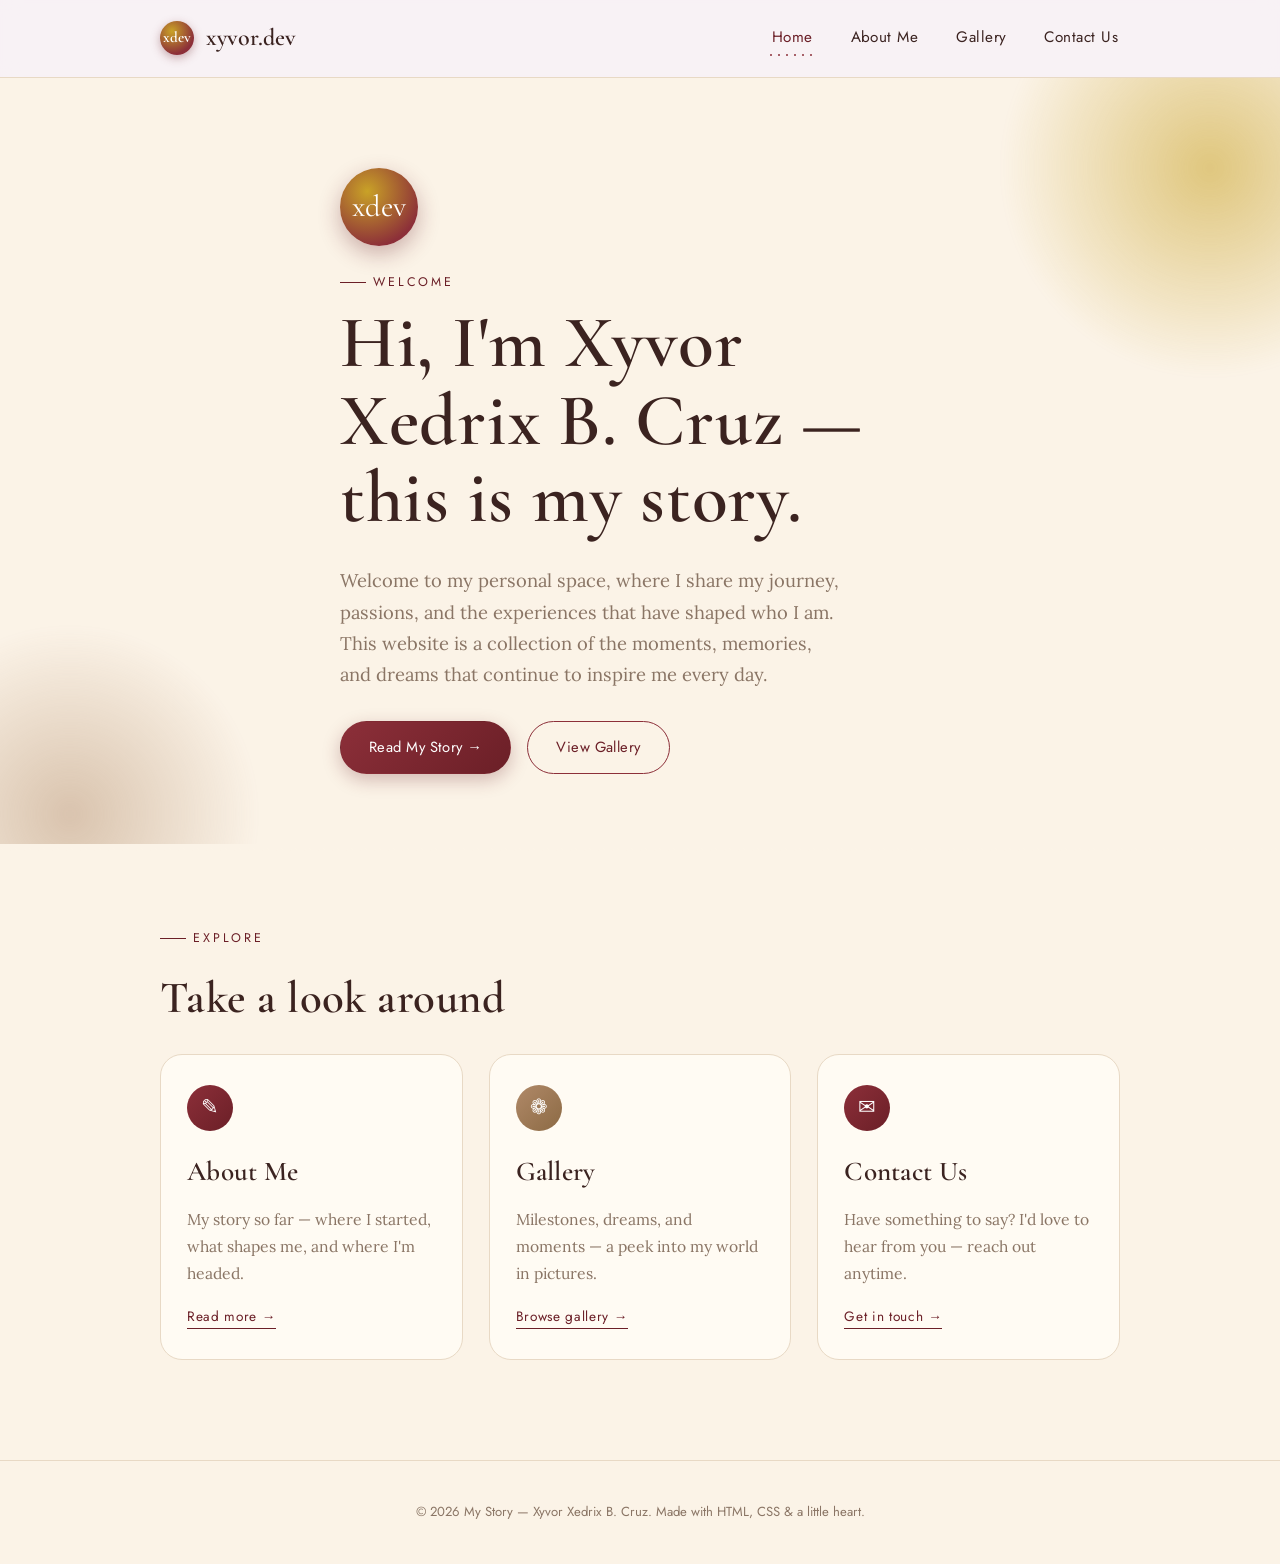
<file: index.html>
<!DOCTYPE html>
<html lang="en">
<head>
<meta charset="UTF-8">
<meta name="viewport" content="width=device-width, initial-scale=1.0">
<title>My Story — Personal Portfolio</title>
<link rel="stylesheet" href="style.css">
</head>
<body>

<header class="site-header">
  <nav class="nav">
    <a href="index.html" class="brand"><span class="seal">xdev</span> xyvor.dev</a>
    <button class="nav-toggle" aria-label="Toggle menu"><span></span><span></span><span></span></button>
    <ul class="nav-links">
      <li><a href="index.html" class="active">Home</a></li>
      <li><a href="about.html">About Me</a></li>
      <li><a href="gallery.html">Gallery</a></li>
      <li><a href="contact.html">Contact Us</a></li>
    </ul>
  </nav>
</header>

<section class="hero">
  <div class="container hero-inner">
    <div class="seal-lg">xdev</div>
    <p class="eyebrow">Welcome</p>
    <h1>Hi, I'm Xyvor Xedrix B. Cruz —<br>this is my story.</h1>
    <p class="tagline">Welcome to my personal space, where I share my journey, passions, and the experiences that have shaped who I am. This website is a collection of the moments, memories, and dreams that continue to inspire me every day.</p>
    <div class="hero-actions">
      <a href="about.html" class="btn btn-primary">Read My Story →</a>
      <a href="gallery.html" class="btn btn-outline">View Gallery</a>
    </div>
  </div>
</section>

<div class="divider-scallop"></div>

<section class="teasers">
  <div class="container">
    <p class="eyebrow">Explore</p>
    <h2>Take a look around</h2>
    <div class="teaser-grid">

      <div class="teaser-card">
        <div class="icon" style="background:linear-gradient(135deg, var(--lavender), var(--lavender-deep));">✎</div>
        <h3>About Me</h3>
        <p>My story so far — where I started, what shapes me, and where I'm headed.</p>
        <a href="about.html">Read more →</a>
      </div>

      <div class="teaser-card">
        <div class="icon" style="background:linear-gradient(135deg, var(--sage), #8C6A44);">❁</div>
        <h3>Gallery</h3>
        <p>Milestones, dreams, and moments — a peek into my world in pictures.</p>
        <a href="gallery.html">Browse gallery →</a>
      </div>

      <div class="teaser-card">
        <div class="icon" style="background:linear-gradient(135deg, var(--lavender), var(--lavender-deep));">✉</div>
        <h3>Contact Us</h3>
        <p>Have something to say? I'd love to hear from you — reach out anytime.</p>
        <a href="contact.html">Get in touch →</a>
      </div>

    </div>
  </div>
</section>

<footer>
  <div class="container">
    <p>© 2026 My Story — Xyvor Xedrix B. Cruz. Made with HTML, CSS &amp; a little heart.</p>
  </div>
</footer>

<script src="script.js"></script>
</body>
</html>
</file>
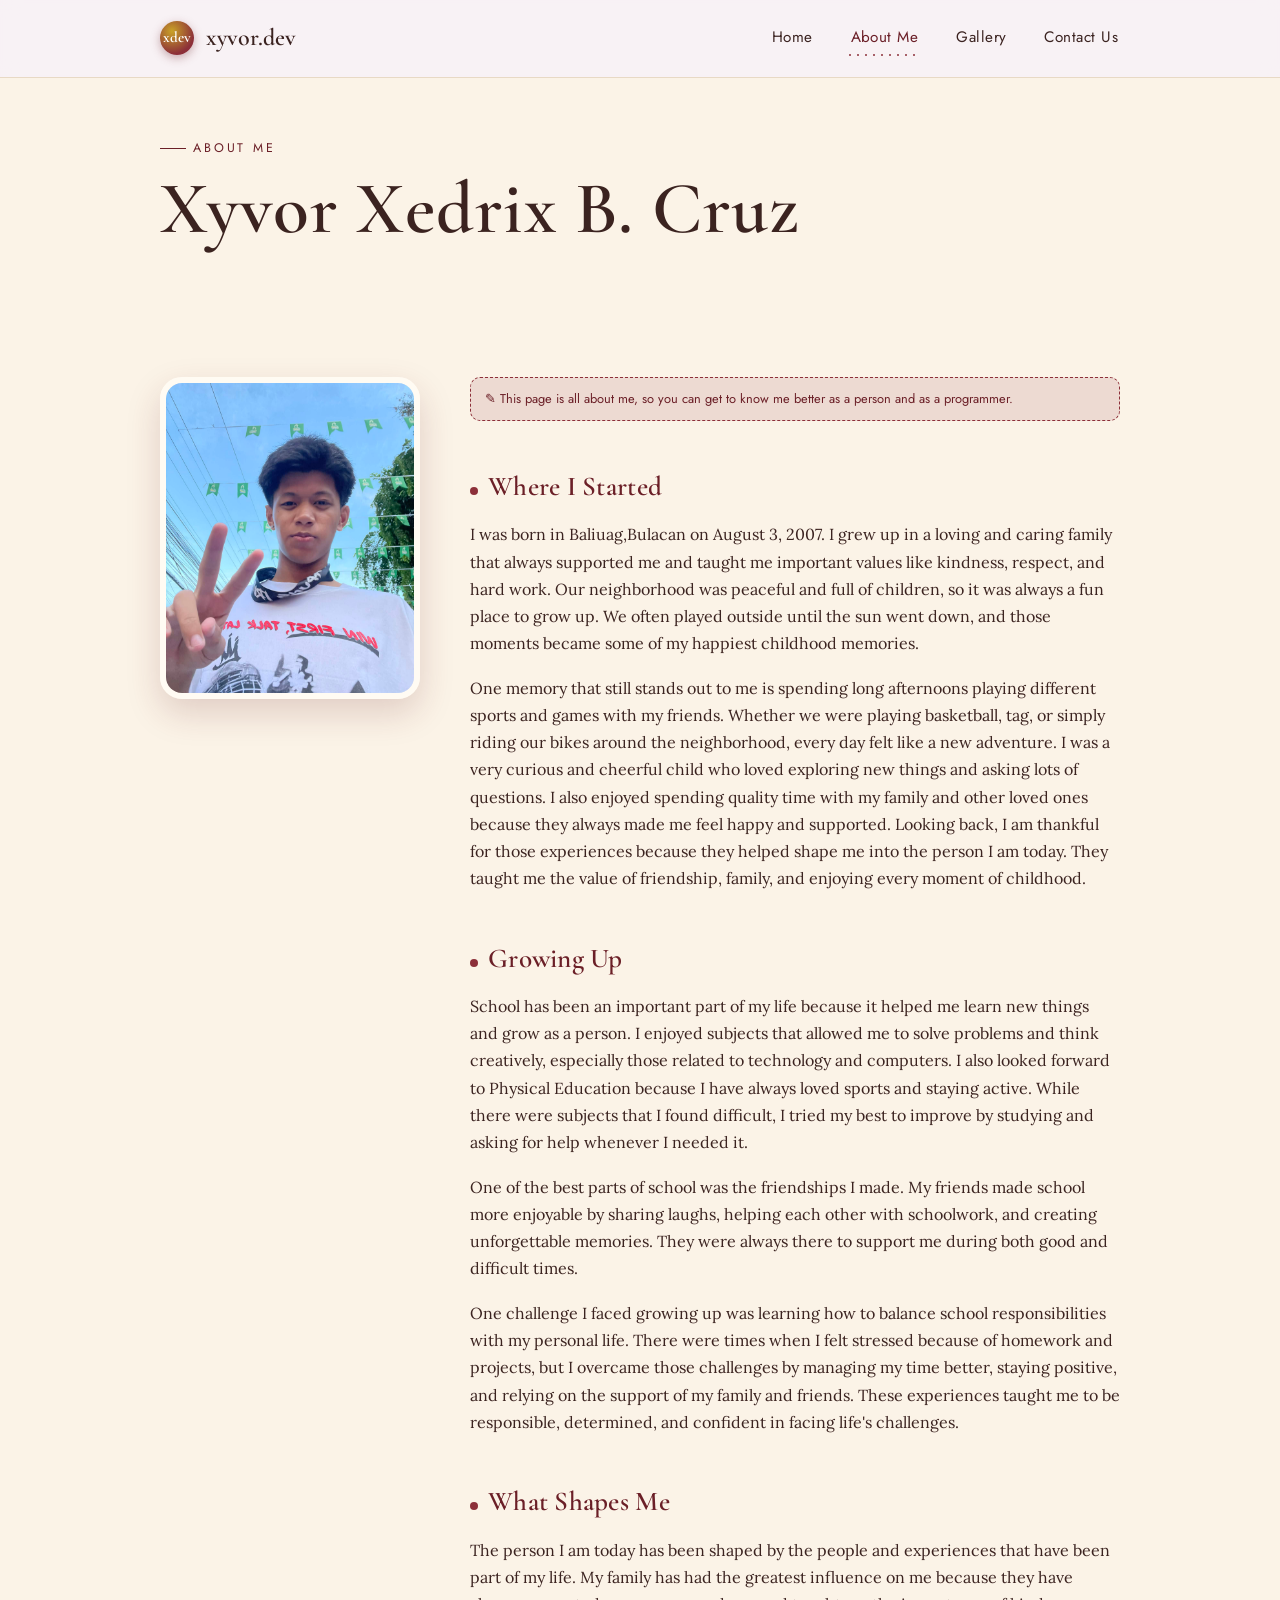
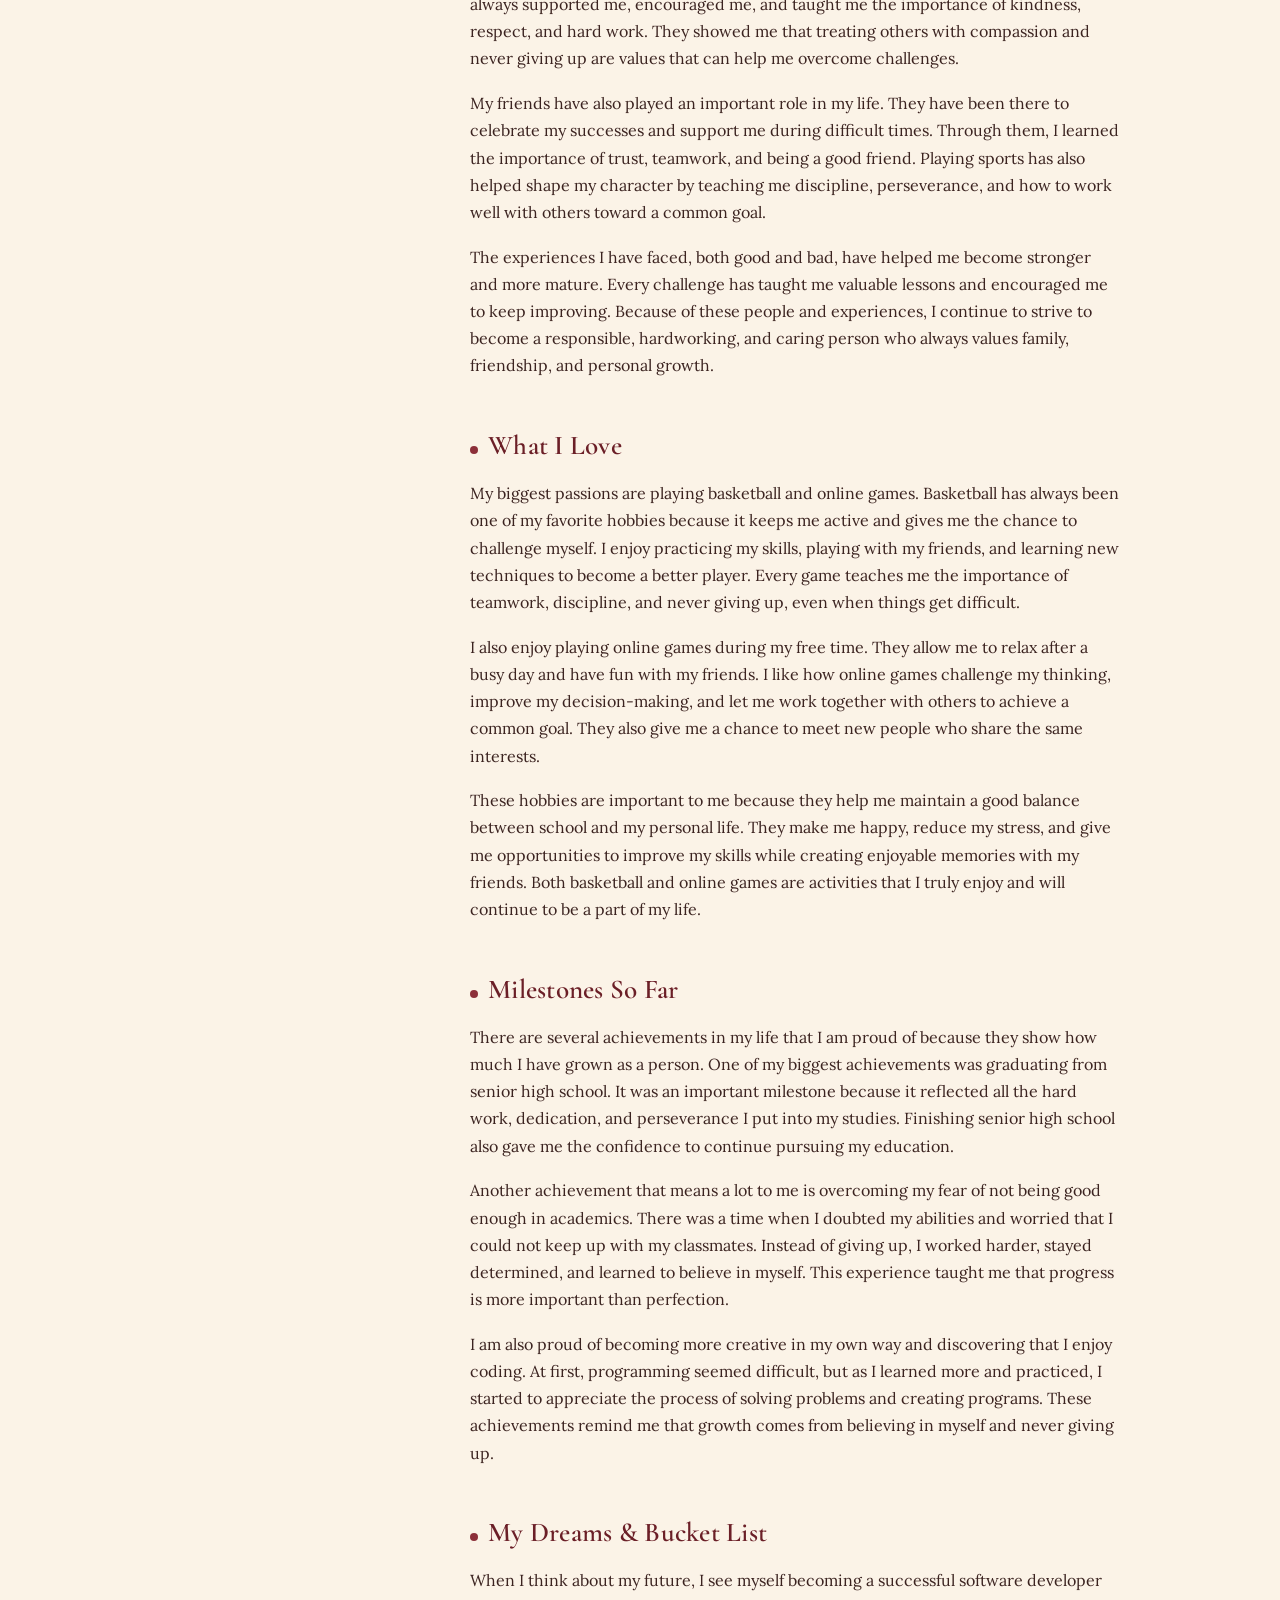
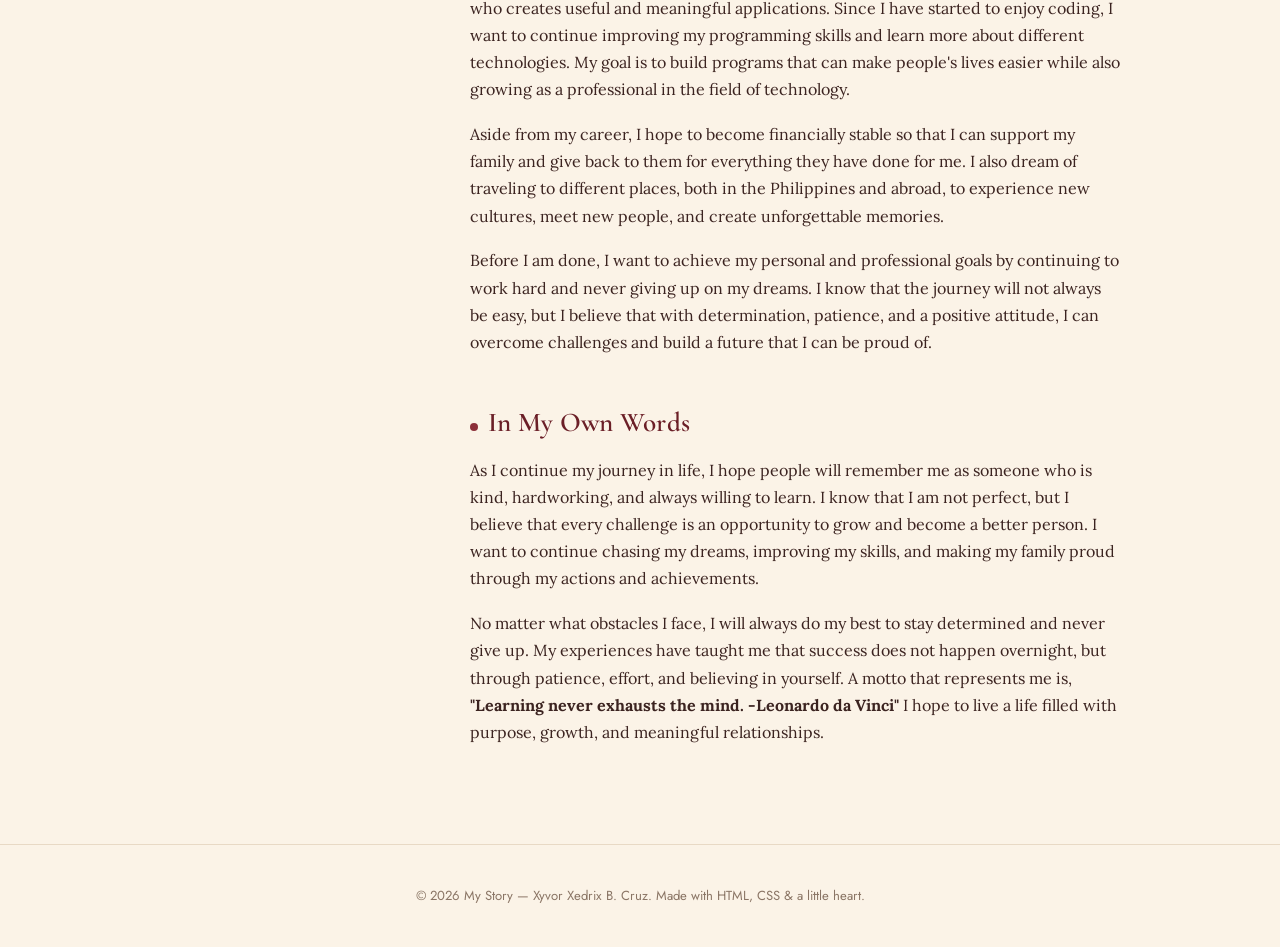
<file: about.html>
<!DOCTYPE html>
<html lang="en">
<head>
<meta charset="UTF-8">
<meta name="viewport" content="width=device-width, initial-scale=1.0">
<title>About Me — My Story</title>
<link rel="stylesheet" href="style.css">
</head>
<body>

<header class="site-header">
  <nav class="nav">
    <a href="index.html" class="brand"><span class="seal">xdev</span> xyvor.dev</a>
    <button class="nav-toggle" aria-label="Toggle menu"><span></span><span></span><span></span></button>
    <ul class="nav-links">
      <li><a href="index.html">Home</a></li>
      <li><a href="about.html" class="active">About Me</a></li>
      <li><a href="gallery.html">Gallery</a></li>
      <li><a href="contact.html">Contact Us</a></li>
    </ul>
  </nav>
</header>

<section class="about-hero">
  <div class="container">
    <p class="eyebrow">About Me</p>
    <h1>Xyvor Xedrix B. Cruz</h1>
  </div>
</section>

<section class="section">
  <div class="container about-grid">

    <div class="about-portrait">
      <img src="me.jpg" alt="Xyvor Xedrix B. Cruz portrait — replace with your own photo">
    </div>

    <div class="about-copy">
      <div class="fill-note">
        ✎ This page is all about me, so you can get to know me better as a person and as a programmer.
      </div>

      <h3>Where I Started</h3>
      <p>I was born in Baliuag,Bulacan on August 3, 2007. I grew up in a loving and caring family that always supported me and taught me important values like kindness, respect, and hard work. Our neighborhood was peaceful and full of children, so it was always a fun place to grow up. We often played outside until the sun went down, and those moments became some of my happiest childhood memories.</p>

      <p>One memory that still stands out to me is spending long afternoons playing different sports and games with my friends. Whether we were playing basketball, tag, or simply riding our bikes around the neighborhood, every day felt like a new adventure. I was a very curious and cheerful child who loved exploring new things and asking lots of questions. I also enjoyed spending quality time with my family and other loved ones because they always made me feel happy and supported. Looking back, I am thankful for those experiences because they helped shape me into the person I am today. They taught me the value of friendship, family, and enjoying every moment of childhood.</p>

      <h3>Growing Up</h3>
      <p>School has been an important part of my life because it helped me learn new things and grow as a person. I enjoyed subjects that allowed me to solve problems and think creatively, especially those related to technology and computers. I also looked forward to Physical Education because I have always loved sports and staying active. While there were subjects that I found difficult, I tried my best to improve by studying and asking for help whenever I needed it.</p>

      <p>One of the best parts of school was the friendships I made. My friends made school more enjoyable by sharing laughs, helping each other with schoolwork, and creating unforgettable memories. They were always there to support me during both good and difficult times.</p>

      <p>One challenge I faced growing up was learning how to balance school responsibilities with my personal life. There were times when I felt stressed because of homework and projects, but I overcame those challenges by managing my time better, staying positive, and relying on the support of my family and friends. These experiences taught me to be responsible, determined, and confident in facing life's challenges.</p>

      <h3>What Shapes Me</h3>
      <p>The person I am today has been shaped by the people and experiences that have been part of my life. My family has had the greatest influence on me because they have always supported me, encouraged me, and taught me the importance of kindness, respect, and hard work. They showed me that treating others with compassion and never giving up are values that can help me overcome challenges.</p>

      <p>My friends have also played an important role in my life. They have been there to celebrate my successes and support me during difficult times. Through them, I learned the importance of trust, teamwork, and being a good friend. Playing sports has also helped shape my character by teaching me discipline, perseverance, and how to work well with others toward a common goal.</p>

      <p>The experiences I have faced, both good and bad, have helped me become stronger and more mature. Every challenge has taught me valuable lessons and encouraged me to keep improving. Because of these people and experiences, I continue to strive to become a responsible, hardworking, and caring person who always values family, friendship, and personal growth.</p>

      <h3>What I Love</h3>
      <p>My biggest passions are playing basketball and online games. Basketball has always been one of my favorite hobbies because it keeps me active and gives me the chance to challenge myself. I enjoy practicing my skills, playing with my friends, and learning new techniques to become a better player. Every game teaches me the importance of teamwork, discipline, and never giving up, even when things get difficult.</p>

      <p>I also enjoy playing online games during my free time. They allow me to relax after a busy day and have fun with my friends. I like how online games challenge my thinking, improve my decision-making, and let me work together with others to achieve a common goal. They also give me a chance to meet new people who share the same interests.</p>

      <p>These hobbies are important to me because they help me maintain a good balance between school and my personal life. They make me happy, reduce my stress, and give me opportunities to improve my skills while creating enjoyable memories with my friends. Both basketball and online games are activities that I truly enjoy and will continue to be a part of my life.</p>

      <h3>Milestones So Far</h3>
      <p>There are several achievements in my life that I am proud of because they show how much I have grown as a person. One of my biggest achievements was graduating from senior high school. It was an important milestone because it reflected all the hard work, dedication, and perseverance I put into my studies. Finishing senior high school also gave me the confidence to continue pursuing my education.</p>

      <p>Another achievement that means a lot to me is overcoming my fear of not being good enough in academics. There was a time when I doubted my abilities and worried that I could not keep up with my classmates. Instead of giving up, I worked harder, stayed determined, and learned to believe in myself. This experience taught me that progress is more important than perfection.</p>

      <p>I am also proud of becoming more creative in my own way and discovering that I enjoy coding. At first, programming seemed difficult, but as I learned more and practiced, I started to appreciate the process of solving problems and creating programs. These achievements remind me that growth comes from believing in myself and never giving up.</p>

      <h3>My Dreams &amp; Bucket List</h3>
      <p>When I think about my future, I see myself becoming a successful software developer who creates useful and meaningful applications. Since I have started to enjoy coding, I want to continue improving my programming skills and learn more about different technologies. My goal is to build programs that can make people's lives easier while also growing as a professional in the field of technology.</p>

      <p>Aside from my career, I hope to become financially stable so that I can support my family and give back to them for everything they have done for me. I also dream of traveling to different places, both in the Philippines and abroad, to experience new cultures, meet new people, and create unforgettable memories.</p>

      <p>Before I am done, I want to achieve my personal and professional goals by continuing to work hard and never giving up on my dreams. I know that the journey will not always be easy, but I believe that with determination, patience, and a positive attitude, I can overcome challenges and build a future that I can be proud of.</p>

      <h3>In My Own Words</h3>
      <p>As I continue my journey in life, I hope people will remember me as someone who is kind, hardworking, and always willing to learn. I know that I am not perfect, but I believe that every challenge is an opportunity to grow and become a better person. I want to continue chasing my dreams, improving my skills, and making my family proud through my actions and achievements.</p>

      <p>No matter what obstacles I face, I will always do my best to stay determined and never give up. My experiences have taught me that success does not happen overnight, but through patience, effort, and believing in yourself. A motto that represents me is, <b>"Learning never exhausts the mind. -Leonardo da Vinci"</b> I hope to live a life filled with purpose, growth, and meaningful relationships.</p>
    </div>

  </div>
</section>

<footer>
  <div class="container">
    <p>© 2026 My Story — Xyvor Xedrix B. Cruz. Made with HTML, CSS &amp; a little heart.</p>
  </div>
</footer>

<script src="script.js"></script>
</body>
</html>
</file>
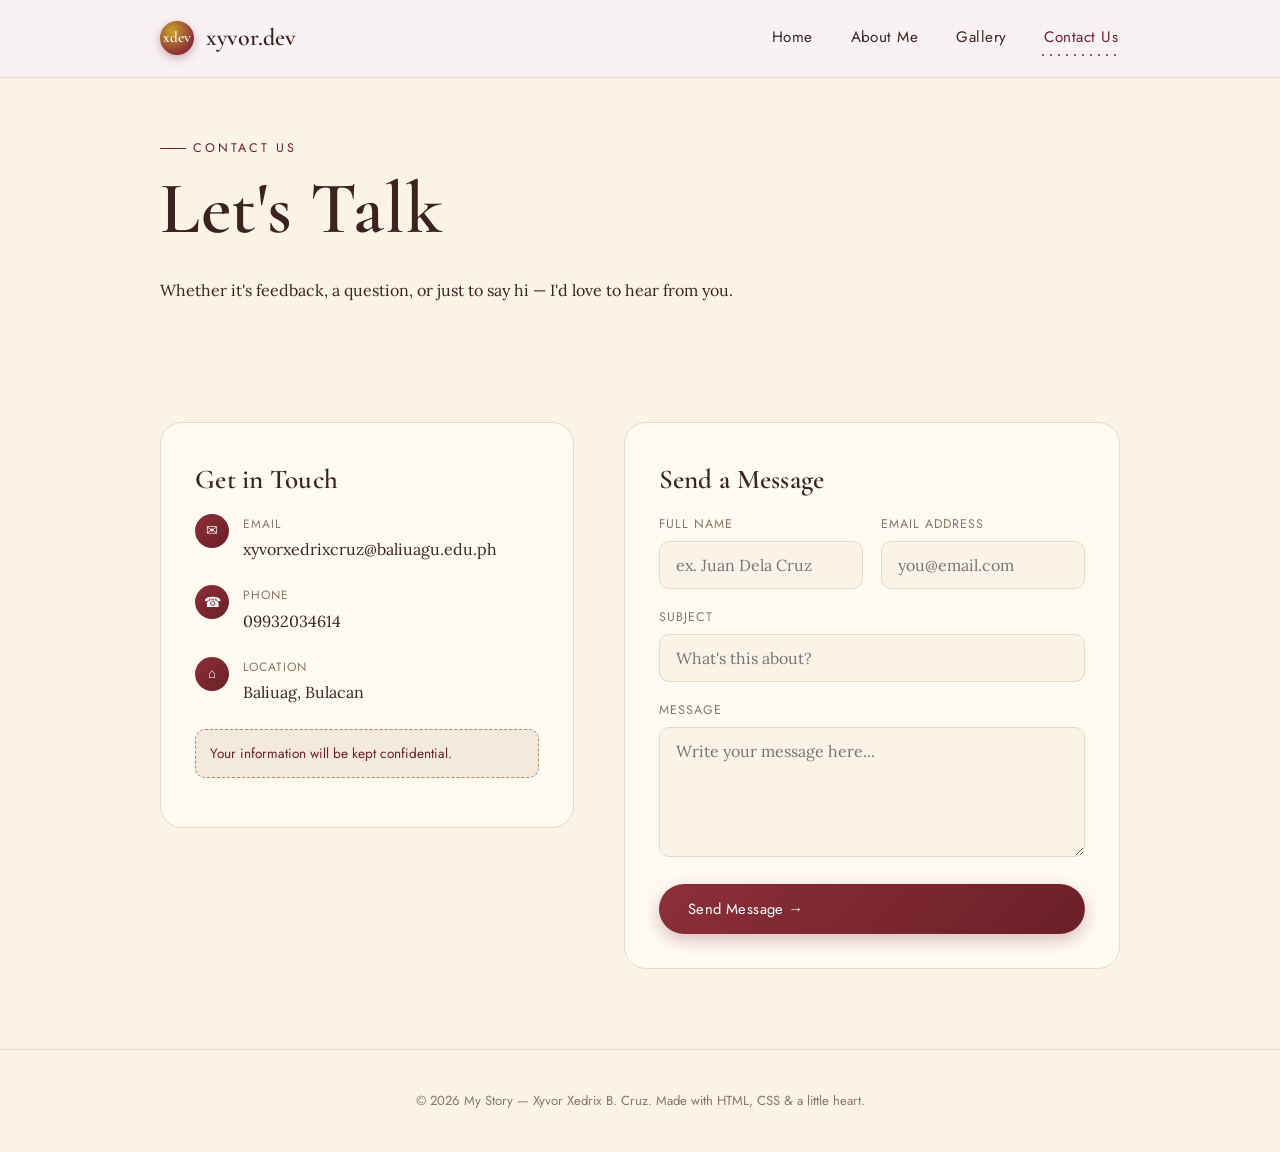
<file: contact.html>
<!DOCTYPE html>
<html lang="en">
<head>
<meta charset="UTF-8">
<meta name="viewport" content="width=device-width, initial-scale=1.0">
<title>Contact Us — My Story</title>
<link rel="stylesheet" href="style.css">
</head>
<body>

<header class="site-header">
  <nav class="nav">
    <a href="index.html" class="brand"><span class="seal">xdev</span> xyvor.dev</a>
    <button class="nav-toggle" aria-label="Toggle menu"><span></span><span></span><span></span></button>
    <ul class="nav-links">
      <li><a href="index.html">Home</a></li>
      <li><a href="about.html">About Me</a></li>
      <li><a href="gallery.html">Gallery</a></li>
      <li><a href="contact.html" class="active">Contact Us</a></li>
    </ul>
  </nav>
</header>

<section class="about-hero">
  <div class="container">
    <p class="eyebrow">Contact Us</p>
    <h1>Let's Talk</h1>
    <p class="tagline">Whether it's feedback, a question, or just to say hi — I'd love to hear from you.</p>
  </div>
</section>

<section class="section">
  <div class="container contact-grid">

    <div class="contact-card">
      <h3>Get in Touch</h3>

      <div class="contact-info-item">
        <div class="dot">✉</div>
        <div>
          <div class="label">Email</div>
          xyvorxedrixcruz@baliuagu.edu.ph
        </div>
      </div>

      <div class="contact-info-item">
        <div class="dot">☎</div>
        <div>
          <div class="label">Phone</div>
          09932034614
        </div>
      </div>

      <div class="contact-info-item">
        <div class="dot">⌂</div>
        <div>
          <div class="label">Location</div>
          Baliuag, Bulacan
        </div>
      </div>

      <p class="confidential-note">
        Your information will be kept confidential.
      </p>
    </div>

    <div class="contact-card">
      <h3>Send a Message</h3>
      <form id="contact-form">
        <input type="hidden" name="access_key" value="af0e1151-fe1b-4f09-b2be-f59bb05ce42f">
        <input type="checkbox" name="botcheck" style="display:none">

        <div class="form-row">
          <div>
            <label for="name">Full Name</label>
            <input type="text" id="name" name="name" required placeholder="ex. Juan Dela Cruz">
          </div>
          <div>
            <label for="email">Email Address</label>
            <input type="email" id="email" name="email" required placeholder="you@email.com">
          </div>
        </div>

        <div>
          <label for="subject">Subject</label>
          <input type="text" id="subject" name="subject" required placeholder="What's this about?">
        </div>

        <div>
          <label for="message">Message</label>
          <textarea id="message" name="message" required placeholder="Write your message here..."></textarea>
        </div>

        <button type="submit" class="btn btn-primary" id="submit-btn">Send Message →</button>
        <div id="form-status" class="form-status"></div>
      </form>
    </div>

  </div>
</section>

<footer>
  <div class="container">
    <p>© 2026 My Story — Xyvor Xedrix B. Cruz. Made with HTML, CSS &amp; a little heart.</p>
  </div>
</footer>

<script src="script.js"></script>
<script>
  const contactForm = document.getElementById('contact-form');
  const submitBtn = document.getElementById('submit-btn');
  const statusEl = document.getElementById('form-status');

  contactForm.addEventListener('submit', async function (e) {
    e.preventDefault();

    const accessKey = contactForm.access_key.value;
    if (!accessKey || accessKey === 'PASTE_YOUR_WEB3FORMS_ACCESS_KEY_HERE') {
      statusEl.textContent = 'Form is not set up yet — add your Web3Forms access key.';
      statusEl.className = 'form-status error';
      return;
    }

    submitBtn.disabled = true;
    submitBtn.textContent = 'Sending...';
    statusEl.textContent = '';
    statusEl.className = 'form-status';

    try {
      const formData = new FormData(contactForm);
      const response = await fetch('https://api.web3forms.com/submit', {
        method: 'POST',
        headers: { 'Accept': 'application/json' },
        body: formData
      });
      const result = await response.json();

      if (result.success) {
        statusEl.textContent = "Message sent! I'll get back to you soon.";
        statusEl.className = 'form-status success';
        contactForm.reset();
      } else {
        statusEl.textContent = 'Something went wrong. Please try again.';
        statusEl.className = 'form-status error';
      }
    } catch (err) {
      statusEl.textContent = 'Network error — please try again later.';
      statusEl.className = 'form-status error';
    } finally {
      submitBtn.disabled = false;
      submitBtn.textContent = 'Send Message →';
    }
  });
</script>
</body>
</html>
</file>
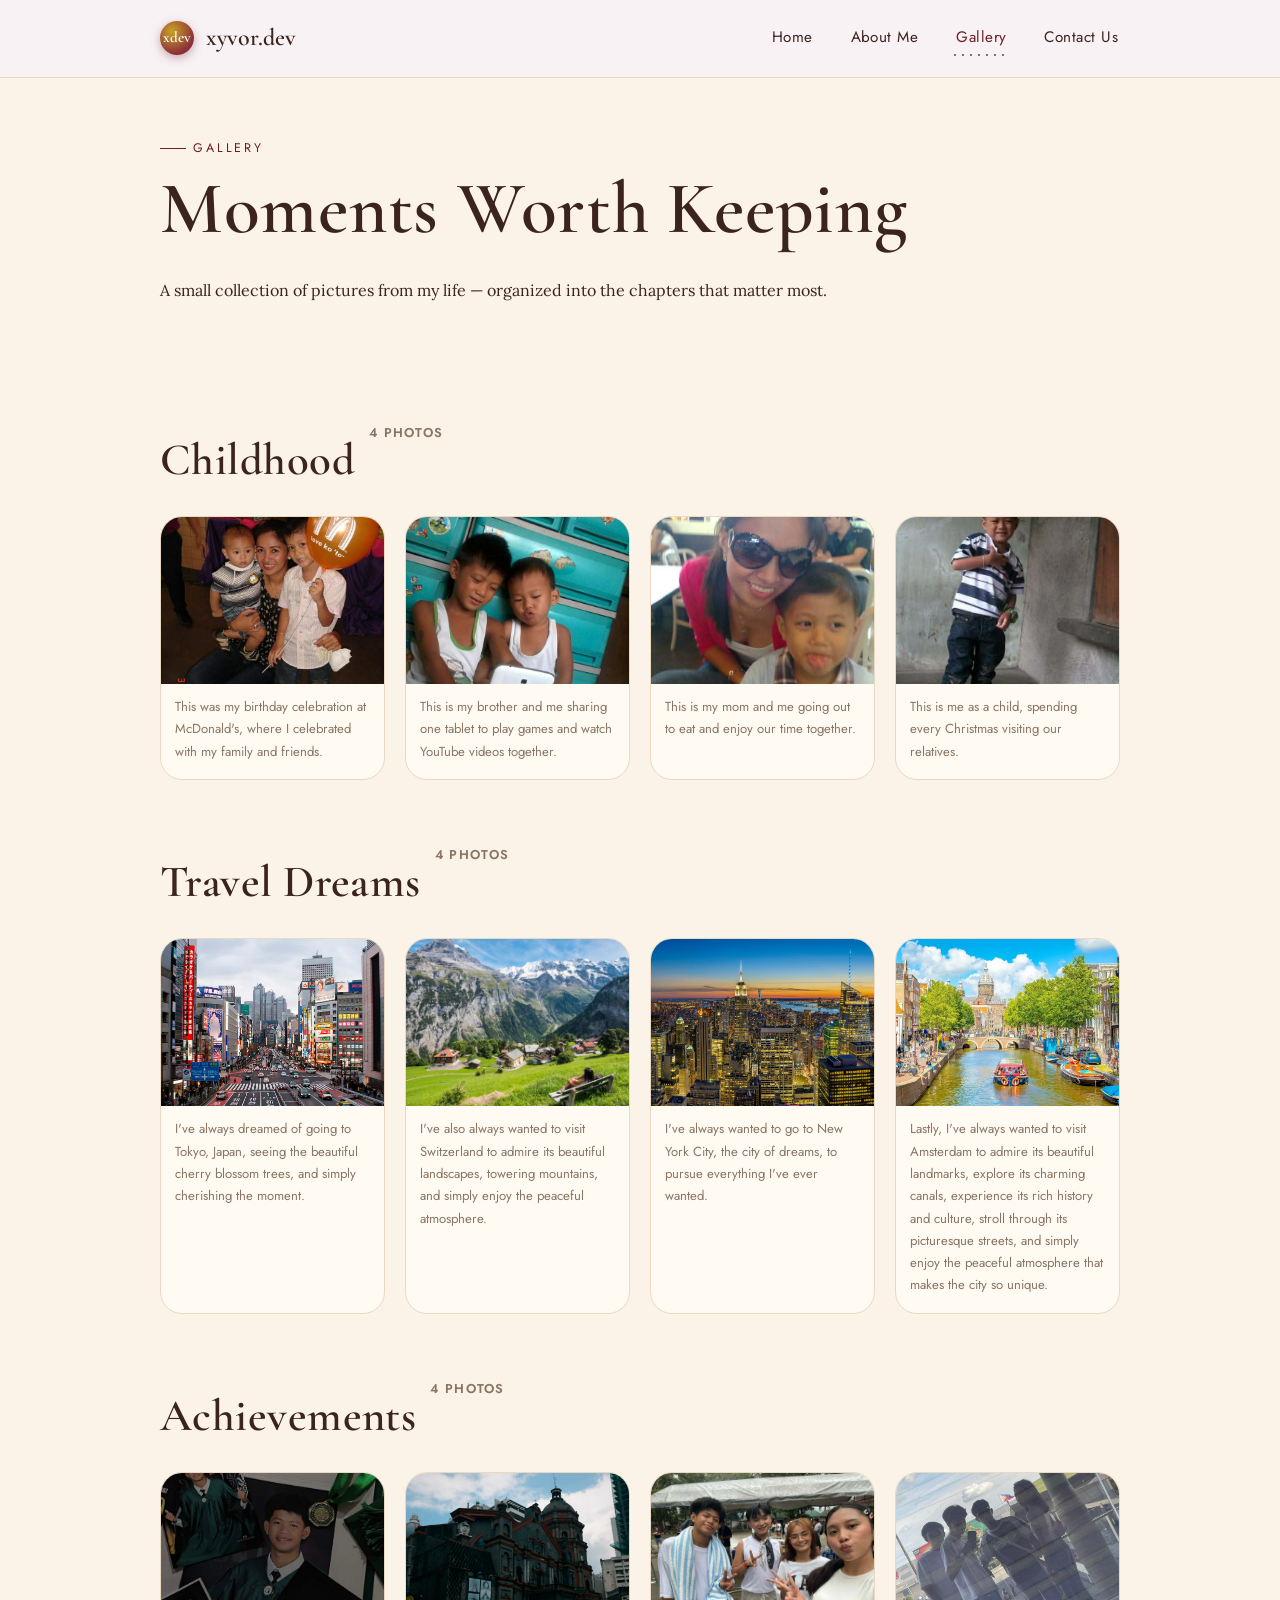
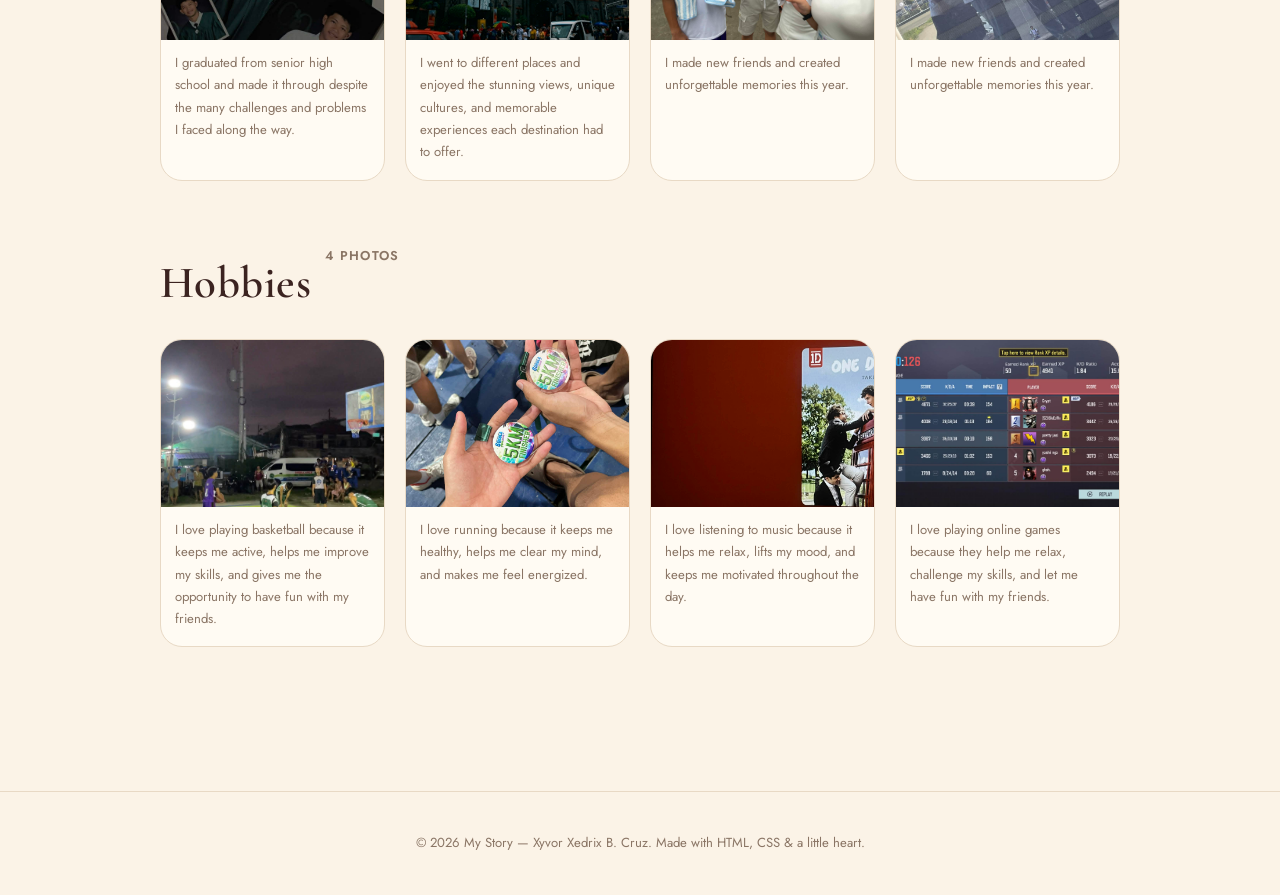
<file: gallery.html>
<!DOCTYPE html>
<html lang="en">
<head>
<meta charset="UTF-8">
<meta name="viewport" content="width=device-width, initial-scale=1.0">
<title>Gallery — My Story</title>
<link rel="stylesheet" href="style.css">
</head>
<body>

<header class="site-header">
  <nav class="nav">
    <a href="index.html" class="brand"><span class="seal">xdev</span> xyvor.dev</a>
    <button class="nav-toggle" aria-label="Toggle menu"><span></span><span></span><span></span></button>
    <ul class="nav-links">
      <li><a href="index.html">Home</a></li>
      <li><a href="about.html">About Me</a></li>
      <li><a href="gallery.html" class="active">Gallery</a></li>
      <li><a href="contact.html">Contact Us</a></li>
    </ul>
  </nav>
</header>

<section class="about-hero">
  <div class="container">
    <p class="eyebrow">Gallery</p>
    <h1>Moments Worth Keeping</h1>
    <p class="tagline">A small collection of pictures from my life — organized into the chapters that matter most.</p>
  </div>
</section>

<section class="section">
  <div class="container">

    <div class="gallery-category">
      <h2>Childhood <span class="count">4 photos</span></h2>
      <div class="gallery-grid">
        <figure class="gallery-item">
          <img src="1.jpg" alt="Childhood memory 1">
          <figcaption>This was my birthday celebration at McDonald's, where I celebrated with my family and friends.</figcaption>
        </figure>
        <figure class="gallery-item">
          <img src="2.jpg" alt="Childhood memory 2">
          <figcaption>This is my brother and me sharing one tablet to play games and watch YouTube videos together.</figcaption>
        </figure>
        <figure class="gallery-item">
          <img src="3.jpg" alt="Childhood memory 3">
          <figcaption>This is my mom and me going out to eat and enjoy our time together.</figcaption>
        </figure>
        <figure class="gallery-item">
          <img src="4.jpg" alt="Childhood memory 4">
          <figcaption>This is me as a child, spending every Christmas visiting our relatives.</figcaption>
        </figure>
      </div>
    </div>

    <div class="gallery-category">
      <h2>Travel Dreams <span class="count">4 photos</span></h2>
      <div class="gallery-grid">
        <figure class="gallery-item">
          <img src="tokyo.jpg" alt="Travel dream 1">
          <figcaption>I've always dreamed of going to Tokyo, Japan, seeing the beautiful cherry blossom trees, and simply cherishing the moment.</figcaption>
        </figure>
        <figure class="gallery-item">
          <img src="switzerland.jpg" alt="Travel dream 2">
          <figcaption>I've also always wanted to visit Switzerland to admire its beautiful landscapes, towering mountains, and simply enjoy the peaceful atmosphere.</figcaption>
        </figure>
        <figure class="gallery-item">
          <img src="nyc.jpg" alt="Travel dream 3">
          <figcaption>I've always wanted to go to New York City, the city of dreams, to pursue everything I've ever wanted.</figcaption>
        </figure>
        <figure class="gallery-item">
          <img src="amsterdam.jpg" alt="Travel dream 4">
          <figcaption>Lastly, I've always wanted to visit Amsterdam to admire its beautiful landmarks, explore its charming canals, experience its rich history and culture, stroll through its picturesque streets, and simply enjoy the peaceful atmosphere that makes the city so unique.</figcaption>
        </figure>
      </div>
    </div>

    <div class="gallery-category">
      <h2>Achievements <span class="count">4 photos</span></h2>
      <div class="gallery-grid">
        <figure class="gallery-item">
          <img src="grad.jpg" alt="Achievement 1">
          <figcaption>I graduated from senior high school and made it through despite the many challenges and problems I faced along the way.</figcaption>
        </figure>
        <figure class="gallery-item">
          <img src="place.jpg" alt="Achievement 2">
          <figcaption>I went to different places and enjoyed the stunning views, unique cultures, and memorable experiences each destination had to offer.</figcaption>
        </figure>
        <figure class="gallery-item">
          <img src="friends 2.jpg" alt="Achievement 3">
          <figcaption>I made new friends and created unforgettable memories this year.</figcaption>
        </figure>
        <figure class="gallery-item">
          <img src="friends.jpg" alt="Achievement 4">
          <figcaption>I made new friends and created unforgettable memories this year.</figcaption>
        </figure>
      </div>
    </div>

    <div class="gallery-category">
      <h2>Hobbies <span class="count">4 photos</span></h2>
      <div class="gallery-grid">
        <figure class="gallery-item">
          <img src="bball.jpg" alt="Hobby 1">
          <figcaption>I love playing basketball because it keeps me active, helps me improve my skills, and gives me the opportunity to have fun with my friends.</figcaption>
        </figure>
        <figure class="gallery-item">
          <img src="run.jpg" alt="Hobby 2">
          <figcaption>I love running because it keeps me healthy, helps me clear my mind, and makes me feel energized.</figcaption>
        </figure>
        <figure class="gallery-item">
          <img src="music.jpg" alt="Hobby 3">
          <figcaption>I love listening to music because it helps me relax, lifts my mood, and keeps me motivated throughout the day.</figcaption>
        </figure>
        <figure class="gallery-item">
          <img src="games.jpg" alt="Hobby 4">
          <figcaption>I love playing online games because they help me relax, challenge my skills, and let me have fun with my friends.</figcaption>
        </figure>
      </div>
    </div>

  </div>
</section>

<footer>
  <div class="container">
    <p>© 2026 My Story — Xyvor Xedrix B. Cruz. Made with HTML, CSS &amp; a little heart.</p>
  </div>
</footer>

<script src="script.js"></script>
</body>
</html>
</file>
<file: style.css>
/* =========================================================
   MY STORY — Personal Website Portfolio
   Palette: soft pastel · Type: elegant serif
   ========================================================= */

@import url('https://fonts.googleapis.com/css2?family=Cormorant+Garamond:ital,wght@0,400;0,500;0,600;1,400&family=Lora:ital,wght@0,400;0,500;1,400&family=Jost:wght@300;400;500;600&display=swap');

:root{
  /* --- colors --- */
  --bg:        #FBF3E7;   /* warm cream */
  --bg-alt:    #F4E4CE;   /* deeper cream, alt sections */
  --card:      #FFFBF3;   /* near-white cream card surface */
  --lavender:  #8C2F39;   /* primary accent — wine red */
  --lavender-deep: #6B1F27; /* deep wine */
  --sage:      #B08968;   /* secondary accent — warm tan */
  --gold:      #C9A227;   /* tertiary / detail accent */
  --ink:       #3B2320;   /* deep wine-brown text */
  --muted:     #8A7565;   /* utility warm taupe */
  --line:      #E8D9C5;   /* hairline / divider */

  /* --- type --- */
  --display: 'Cormorant Garamond', serif;
  --body: 'Lora', serif;
  --utility: 'Jost', sans-serif;

  --radius: 22px;
  --radius-sm: 10px;
}

*{ box-sizing: border-box; }
html{ scroll-behavior: smooth; }

body{
  margin:0;
  background: var(--bg);
  color: var(--ink);
  font-family: var(--body);
  line-height: 1.7;
  -webkit-font-smoothing: antialiased;
}

img{ max-width:100%; display:block; }

a{ color: inherit; text-decoration:none; }

h1,h2,h3,h4{
  font-family: var(--display);
  font-weight: 600;
  color: var(--ink);
  margin: 0 0 .4em;
  letter-spacing: .01em;
}

h1{ font-size: clamp(2.6rem, 6vw, 4.6rem); line-height:1.05; }
h2{ font-size: clamp(1.9rem, 4vw, 2.8rem); }
h3{ font-size: clamp(1.3rem, 2.4vw, 1.7rem); }

p{ margin: 0 0 1.1em; }

.eyebrow{
  font-family: var(--utility);
  font-size: .78rem;
  letter-spacing: .22em;
  text-transform: uppercase;
  color: var(--lavender-deep);
  display:flex;
  align-items:center;
  gap:.6em;
  margin-bottom: .9em;
}
.eyebrow::before{
  content:"";
  width: 26px; height:1px;
  background: var(--lavender-deep);
  display:inline-block;
}

.container{
  max-width: 1080px;
  margin: 0 auto;
  padding: 0 clamp(20px, 5vw, 60px);
}

/* =========== NAV =========== */
.site-header{
  position: sticky;
  top:0;
  z-index: 50;
  background: rgba(247,242,247,.86);
  backdrop-filter: blur(10px);
  border-bottom: 1px solid var(--line);
}
.nav{
  display:flex;
  align-items:center;
  justify-content:space-between;
  padding: 18px clamp(20px, 5vw, 60px);
  max-width: 1080px;
  margin: 0 auto;
}
.brand{
  font-family: var(--display);
  font-size: 1.5rem;
  font-weight: 600;
  display:flex;
  align-items:center;
  gap: .5em;
}
.brand .seal{
  width: 34px; height:34px;
  border-radius: 50%;
  background: radial-gradient(circle at 35% 30%, var(--gold), var(--lavender) 70%);
  display:flex; align-items:center; justify-content:center;
  font-family: var(--display);
  color:#fff;
  font-size: .95rem;
  box-shadow: 0 3px 10px rgba(107,31,39,.35);
}
.nav-links{
  display:flex;
  gap: clamp(14px, 3vw, 34px);
  list-style:none;
  margin:0; padding:0;
  font-family: var(--utility);
  font-size: .95rem;
  letter-spacing:.03em;
}
.nav-links a{
  position:relative;
  padding: 4px 2px;
  color: var(--ink);
}
.nav-links a::after{
  content:"";
  position:absolute;
  left:0; right:0; bottom:-4px;
  height: 2px;
  background: image-set(url("data:image/svg+xml;utf8,<svg xmlns='http://www.w3.org/2000/svg' width='8' height='2'><circle cx='1' cy='1' r='1' fill='%238C2F39'/></svg>") 1x) 0 0 / 8px 2px repeat-x;
  opacity:0;
  transform: translateY(2px);
  transition: opacity .25s ease, transform .25s ease;
}
.nav-links a:hover::after,
.nav-links a.active::after{
  opacity:1;
  transform: translateY(0);
}
.nav-links a.active{ color: var(--lavender-deep); }

.nav-toggle{
  display:none;
  flex-direction:column;
  gap:5px;
  background:none;
  border:none;
  cursor:pointer;
  padding: 6px;
}
.nav-toggle span{
  width: 24px; height:2px;
  background: var(--ink);
  border-radius:2px;
}

/* =========== BUTTONS =========== */
.btn{
  display:inline-flex;
  align-items:center;
  gap:.5em;
  font-family: var(--utility);
  font-size: .92rem;
  letter-spacing:.03em;
  padding: 13px 28px;
  border-radius: 999px;
  border: 1px solid transparent;
  cursor:pointer;
  transition: transform .2s ease, box-shadow .2s ease, background .2s ease;
}
.btn-primary{
  background: linear-gradient(135deg, var(--lavender), var(--lavender-deep));
  color:#fff;
  box-shadow: 0 6px 18px rgba(107,31,39,.28);
}
.btn-primary:hover{ transform: translateY(-2px); box-shadow: 0 10px 22px rgba(107,31,39,.36); }
.btn-outline{
  border-color: var(--lavender);
  color: var(--lavender-deep);
  background: transparent;
}
.btn-outline:hover{ background: rgba(140,47,57,.1); transform: translateY(-2px); }

/* =========== HERO =========== */
.hero{
  position:relative;
  padding: 90px 0 70px;
  overflow:hidden;
}
.hero::before{
  content:"";
  position:absolute;
  top:-120px; right:-140px;
  width: 420px; height:420px;
  border-radius:50%;
  background: radial-gradient(circle, var(--gold) 0%, transparent 70%);
  opacity:.55;
  filter: blur(6px);
}
.hero::after{
  content:"";
  position:absolute;
  bottom:-160px; left:-120px;
  width: 380px; height:380px;
  border-radius:50%;
  background: radial-gradient(circle, var(--sage) 0%, transparent 70%);
  opacity:.45;
  filter: blur(6px);
}
.hero-inner{ position:relative; z-index:2; max-width: 720px; }
.hero .seal-lg{
  width:78px; height:78px;
  border-radius:50%;
  background: radial-gradient(circle at 35% 30%, var(--gold), var(--lavender) 75%);
  display:flex; align-items:center; justify-content:center;
  color:#fff; font-family: var(--display); font-size:1.9rem;
  margin-bottom: 26px;
  box-shadow: 0 8px 22px rgba(107,31,39,.32);
}
.hero .tagline{
  font-size: 1.15rem;
  color: var(--muted);
  max-width: 46ch;
}
.hero-actions{
  display:flex;
  gap: 16px;
  flex-wrap:wrap;
  margin-top: 30px;
}

/* =========== TEASER CARDS =========== */
.teasers{
  padding: 70px 0 100px;
}
.teaser-grid{
  display:grid;
  grid-template-columns: repeat(3, 1fr);
  gap: 26px;
}
.teaser-card{
  background: var(--card);
  border: 1px solid var(--line);
  border-radius: var(--radius);
  padding: 30px 26px;
  transition: transform .25s ease, box-shadow .25s ease;
}
.teaser-card:hover{
  transform: translateY(-6px);
  box-shadow: 0 16px 30px rgba(107,31,39,.14);
}
.teaser-card .icon{
  width: 46px; height:46px;
  border-radius: 50%;
  display:flex; align-items:center; justify-content:center;
  font-family: var(--display);
  font-size: 1.3rem;
  color:#fff;
  margin-bottom: 18px;
}
.teaser-card p{ color: var(--muted); font-size: .98rem; margin-bottom: 16px;}
.teaser-card a{
  font-family: var(--utility);
  font-size: .85rem;
  letter-spacing: .05em;
  color: var(--lavender-deep);
  border-bottom: 1px solid var(--lavender-deep);
  padding-bottom: 2px;
}

/* =========== SECTION HELPERS =========== */
.section{ padding: 80px 0; }
.section-alt{ background: var(--bg-alt); }
.divider-scallop{
  height: 14px;
  background-image: radial-gradient(circle at 7px 0, transparent 7px, var(--bg) 7.5px);
  background-size: 14px 14px;
  background-repeat: repeat-x;
}
.section-alt + .divider-scallop{ display:none; }

/* =========== ABOUT PAGE =========== */
.about-hero{ padding: 60px 0 20px; }
.about-grid{
  display:grid;
  grid-template-columns: 260px 1fr;
  gap: 50px;
  align-items:start;
}
.about-portrait{
  border-radius: var(--radius);
  overflow:hidden;
  border: 6px solid var(--card);
  box-shadow: 0 14px 34px rgba(107,31,39,.18);
  position: sticky;
  top: 100px;
}
.about-portrait img{ aspect-ratio: 4/5; object-fit:cover; }
.fill-note{
  font-family: var(--utility);
  font-size: .8rem;
  color: var(--lavender-deep);
  background: rgba(140,47,57,.12);
  border: 1px dashed var(--lavender);
  border-radius: var(--radius-sm);
  padding: 10px 14px;
  margin-bottom: 1.4em;
}
.about-copy h3{
  margin-top: 1.6em;
  color: var(--lavender-deep);
}
.about-copy h3::before{
  content: "";
  display:inline-block;
  width: 8px; height:8px;
  border-radius:50%;
  background: var(--lavender);
  margin-right:10px;
}

/* =========== GALLERY =========== */
.gallery-category{ margin-bottom: 64px; }
.gallery-category h2{
  display:flex;
  align-items:middle;
  gap: 14px;
}
.gallery-category h2 .count{
  font-family: var(--utility);
  font-size: .8rem;
  letter-spacing: .1em;
  color: var(--muted);
  text-transform: uppercase;
}
.gallery-grid{
  display:grid;
  grid-template-columns: repeat(4, 1fr);
  gap: 20px;
}
figure.gallery-item{
  margin:0;
  background: var(--card);
  border-radius: var(--radius);
  overflow:hidden;
  border: 1px solid var(--line);
  transition: transform .25s ease, box-shadow .25s ease;
}
figure.gallery-item:hover{
  transform: translateY(-5px);
  box-shadow: 0 16px 28px rgba(107,31,39,.16);
}
figure.gallery-item img{ aspect-ratio: 4/3; object-fit:cover; }
figure.gallery-item figcaption{
  font-family: var(--utility);
  font-size: .82rem;
  color: var(--muted);
  padding: 12px 14px 16px;
}

/* =========== CONTACT ===========*/
.contact-grid{
  display:grid;
  grid-template-columns: 1fr 1.2fr;
  gap: 50px;
  align-items:start;
}
.contact-card{
  background: var(--card);
  border: 1px solid var(--line);
  border-radius: var(--radius);
  padding: 34px;
}
.contact-info-item{
  display:flex;
  gap: 14px;
  margin-bottom: 22px;
}
.contact-info-item .dot{
  width: 34px; height:34px; flex:none;
  border-radius:50%;
  background: linear-gradient(135deg, var(--lavender), var(--lavender-deep));
  color:#fff;
  display:flex; align-items:center; justify-content:center;
  font-family: var(--utility); font-size:.85rem;
}
.contact-info-item .label{
  font-family: var(--utility);
  font-size:.75rem;
  letter-spacing:.08em;
  text-transform: uppercase;
  color: var(--muted);
  margin-bottom: 2px;
}
.confidential-note{
  font-family: var(--utility);
  font-size: .85rem;
  color: var(--lavender-deep);
  background: rgba(176,137,104,.15);
  border: 1px dashed var(--sage);
  padding: 12px 14px;
  border-radius: var(--radius-sm);
  margin-top: 10px;
}

form{
  display:grid;
  gap: 18px;
}
.form-row{ display:grid; grid-template-columns: 1fr 1fr; gap:18px; }
label{
  font-family: var(--utility);
  font-size: .78rem;
  letter-spacing: .08em;
  text-transform: uppercase;
  color: var(--muted);
  margin-bottom: 6px;
  display:block;
}
input, textarea{
  width:100%;
  font-family: var(--body);
  font-size: 1rem;
  color: var(--ink);
  background: var(--bg);
  border: 1px solid var(--line);
  border-radius: var(--radius-sm);
  padding: 13px 16px;
  transition: border-color .2s ease, box-shadow .2s ease;
}
input:focus, textarea:focus{
  outline:none;
  border-color: var(--lavender);
  box-shadow: 0 0 0 3px rgba(140,47,57,.25);
}
textarea{ resize: vertical; min-height: 130px; }

.form-status{
  font-family: var(--utility);
  font-size: .9rem;
  padding: 12px 16px;
  border-radius: var(--radius-sm);
  display:none;
}
.form-status.success{
  display:block;
  background: rgba(176,137,104,.2);
  color: #6B4423;
  border: 1px solid var(--sage);
}
.form-status.error{
  display:block;
  background: rgba(107,31,39,.15);
  color: #6B1F27;
  border: 1px solid var(--lavender-deep);
}

/* =========== FOOTER =========== */
footer{
  padding: 40px 0;
  border-top: 1px solid var(--line);
  text-align:center;
}
footer p{
  font-family: var(--utility);
  font-size: .82rem;
  color: var(--muted);
  margin:0;
}

/* =========== RESPONSIVE =========== */
@media (max-width: 860px){
  .about-grid{ grid-template-columns: 1fr; }
  .about-portrait{ position: static; max-width: 260px; }
  .contact-grid{ grid-template-columns: 1fr; }
  .teaser-grid{ grid-template-columns: 1fr 1fr; }
  .gallery-grid{ grid-template-columns: repeat(3, 1fr); }
}
@media (max-width: 640px){
  .nav-links{
    position:absolute;
    top: 100%; left:0; right:0;
    background: var(--bg);
    flex-direction:column;
    padding: 16px clamp(20px,5vw,60px) 26px;
    border-bottom: 1px solid var(--line);
    display:none;
  }
  .nav-links.open{ display:flex; }
  .nav-toggle{ display:flex; }
  .teaser-grid{ grid-template-columns: 1fr; }
  .gallery-grid{ grid-template-columns: repeat(2, 1fr); }
  .form-row{ grid-template-columns: 1fr; }
  .hero{ padding: 60px 0 40px; }
}

@media (prefers-reduced-motion: reduce){
  *{ scroll-behavior:auto !important; transition:none !important; }
}
</file>
